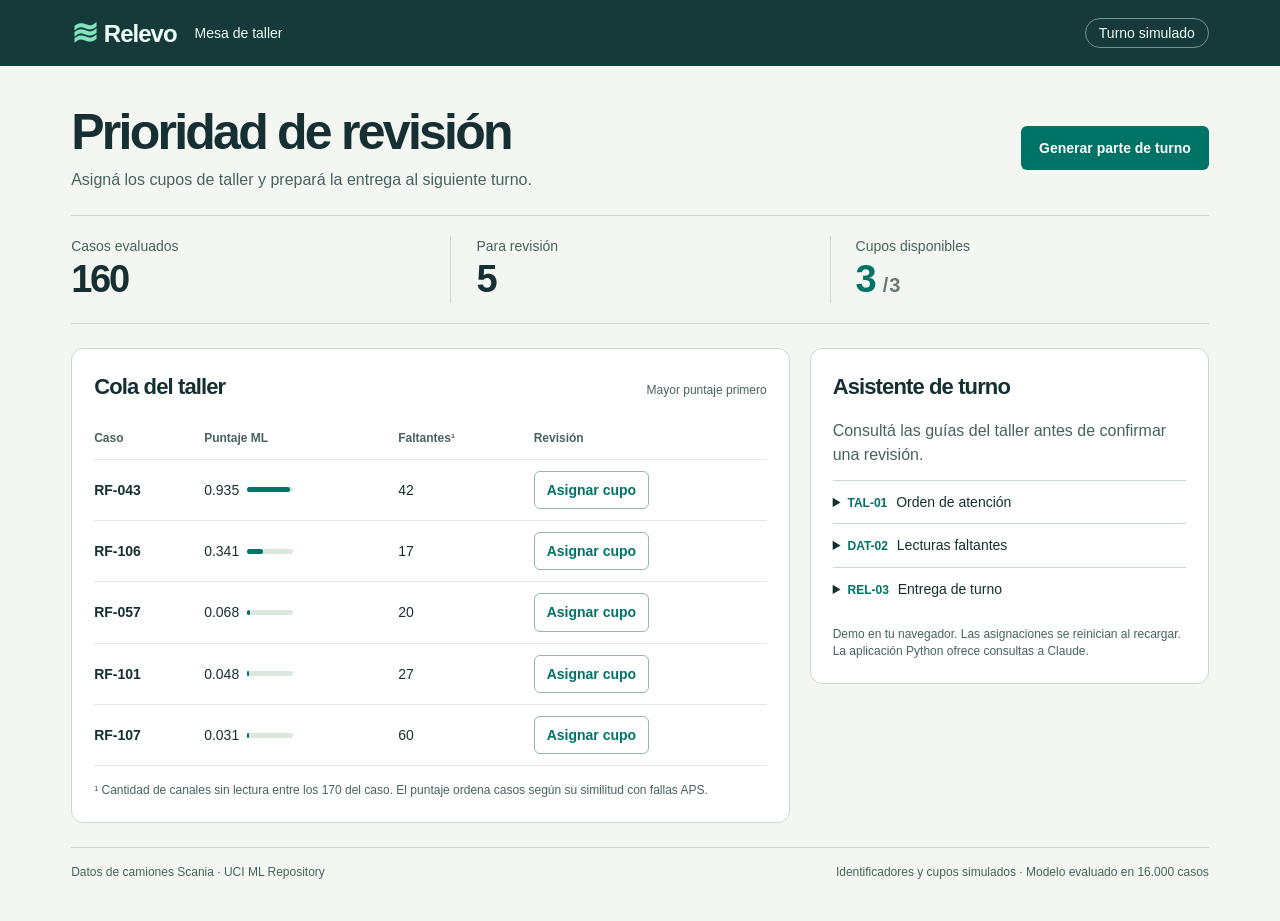
<file: docs/index.html>
<!DOCTYPE html>
<html lang="es-AR"><head><meta charset="utf-8"><meta name="viewport" content="width=device-width,initial-scale=1">
<title>Relevo · Mesa de taller</title><style>:root{color-scheme:light;--ink:#162f32;--quiet:#486261;--teal:#007367;--line:#cad9d3;--paper:#f3f6f1;--white:#fff}*{box-sizing:border-box}
body{margin:0;background:var(--paper);color:var(--ink);font:16px/1.45 "Inter","Segoe UI",sans-serif}
.wrap{max-width:1240px;margin:auto;padding:0 4vw}header{background:#153a39;color:#ecfff7}.bar,.intro,.head,footer{display:flex;align-items:center;justify-content:space-between;gap:18px}.bar{height:66px;justify-content:flex-start}.brand{font-size:24px;letter-spacing:-1px}.brand i{font-style:normal;color:#83e3be;font-size:33px;vertical-align:-2px}.bar>span{font-size:14px}.badge{margin-left:auto;border:1px solid #74958b;border-radius:20px;padding:4px 13px}
.intro{padding:40px 0 24px}h1{font-size:clamp(30px,4vw,50px);letter-spacing:-.055em;line-height:1.05;margin:0 0 9px}p{margin:0;color:var(--quiet)}button{font:inherit;font-size:14px;font-weight:600;cursor:pointer;color:var(--teal);background:white;border:1px solid #94b7a8;border-radius:6px;padding:8px 12px}button:hover{background:#e9f6ed}button:disabled{opacity:.55;cursor:default}.primary{background:var(--teal);color:white;border:none;padding:12px 18px}.primary:hover{background:#07594f}
.stats{display:grid;grid-template-columns:repeat(3,1fr);border-block:1px solid var(--line);padding:20px 0;margin:0 0 24px}.stats>div{padding-left:25px;border-left:1px solid var(--line)}.stats>div:first-child{padding:0;border:0}.stats span{display:block;color:var(--quiet);font-size:14px}.stats b{font-size:38px;letter-spacing:-.06em;line-height:1.25}.accent{color:var(--teal)}small{font-size:20px;color:#687973}
.columns{display:grid;grid-template-columns:1.8fr 1fr;gap:20px;align-items:start}.card{border:1px solid var(--line);border-radius:12px;background:var(--white);padding:22px}.head{align-items:baseline;margin-bottom:16px}.head span,.note{font-size:12px;color:var(--quiet)}h2{margin:0;font-size:22px;letter-spacing:-.04em}.scroll{overflow-x:auto}table{border-collapse:collapse;width:100%;font-size:14px;text-align:left}th{font-size:12px;font-weight:550;color:var(--quiet);white-space:nowrap}td,th{padding:11px 9px;border-bottom:1px solid #e3eae5}th:first-child,td:first-child{padding-left:0}td:first-child,.meter{font-variant-numeric:tabular-nums}.meter{display:flex;align-items:center;gap:8px}.meter i{width:46px;background:#dbe7dd;height:5px;border-radius:4px}.meter em{display:block;height:100%;background:var(--teal);border-radius:4px}.note{margin-top:16px}.assigned{color:var(--teal);font-weight:bold}.helper{margin-bottom:14px}aside details{border-top:1px solid var(--line);padding:11px 0}summary{cursor:pointer;font-size:14px}summary b{font-size:12px;color:var(--teal);margin-right:5px}details p{margin:8px 0 0;font-size:14px}.output{margin-top:20px}pre{white-space:pre-wrap;overflow-wrap:anywhere;font:inherit}textarea{display:block;width:100%;margin:7px 0;padding:8px;min-height:65px;font:inherit}.output a{color:var(--teal)}footer{font-size:12px;color:var(--quiet);border-top:1px solid var(--line);padding:16px 0;margin:24px 0}#status{margin-top:10px}
@media(max-width:820px){.columns{grid-template-columns:1fr}.intro,footer{align-items:flex-start;flex-direction:column}.stats>div{padding-left:12px}.card{padding:16px}.meter i{display:none}.head span{font-size:11px}.bar{gap:10px}}
</style></head>
<body><header><div class="wrap bar"><strong class="brand"><i aria-hidden="true">≋</i> Relevo</strong><span>Mesa de taller</span><span class="badge">Turno simulado</span></div></header>
<main class="wrap">
<section class="intro"><div><h1>Prioridad de revisión</h1><p>Asigná los cupos de taller y prepará la entrega al siguiente turno.</p></div>
<button id="report" class="primary">Generar parte de turno</button></section>
<section class="stats" aria-label="Indicadores del turno">
<div><span>Casos evaluados</span><b>160</b></div>
<div><span>Para revisión</span><b>5</b></div>
<div><span>Cupos disponibles</span><b class="accent">3 <small>/ 3</small></b></div>
</section>
<div class="columns"><section class="card"><div class="head"><h2>Cola del taller</h2><span>Mayor puntaje primero</span></div>
<div class="scroll"><table><thead><tr><th>Caso</th><th>Puntaje ML</th><th>Faltantes¹</th><th>Revisión</th></tr></thead><tbody>
<tr><td><b>RF-043</b></td><td><div class="meter"><span>0.935</span><i><em style="width:93.5%"></em></i></div></td><td>42</td><td>
<button class="assign" data-id="RF-043" >Asignar cupo</button>
</td></tr><tr><td><b>RF-106</b></td><td><div class="meter"><span>0.341</span><i><em style="width:34.1%"></em></i></div></td><td>17</td><td>
<button class="assign" data-id="RF-106" >Asignar cupo</button>
</td></tr><tr><td><b>RF-057</b></td><td><div class="meter"><span>0.068</span><i><em style="width:6.8%"></em></i></div></td><td>20</td><td>
<button class="assign" data-id="RF-057" >Asignar cupo</button>
</td></tr><tr><td><b>RF-101</b></td><td><div class="meter"><span>0.048</span><i><em style="width:4.8%"></em></i></div></td><td>27</td><td>
<button class="assign" data-id="RF-101" >Asignar cupo</button>
</td></tr><tr><td><b>RF-107</b></td><td><div class="meter"><span>0.031</span><i><em style="width:3.1%"></em></i></div></td><td>60</td><td>
<button class="assign" data-id="RF-107" >Asignar cupo</button>
</td></tr></tbody></table></div><p class="note">¹ Cantidad de canales sin lectura entre los 170 del caso. El puntaje ordena casos según su similitud con fallas APS.</p>
</section><aside class="card"><div class="head"><h2>Asistente de turno</h2></div>
<p class="helper">Consultá las guías del taller antes de confirmar una revisión.</p>
<details><summary><b>TAL-01</b> Orden de atención</summary><p>Ordenar los casos observados por puntaje descendente. Presentar para revisión los que superen el umbral del modelo. El supervisor decide cómo asignar los tres cupos del turno simulado.</p></details><details><summary><b>DAT-02</b> Lecturas faltantes</summary><p>Consultar el número de campos faltantes en la ficha. Los canales están anonimizados. Registrar la incertidumbre antes de interpretar el puntaje o solicitar más datos.</p></details><details><summary><b>REL-03</b> Entrega de turno</summary><p>Identificar los casos con revisión asignada y los pendientes. Documentar la guía aplicada y entregar el parte al siguiente supervisor. La orden solo registra una solicitud de revisión.</p></details>
<p class="note">Demo en tu navegador. Las asignaciones se reinician al recargar. La aplicación Python ofrece consultas a Claude.</p>
</aside></div>
<section id="result" class="card output" hidden aria-live="polite"><h2 id="result-title">Parte de turno</h2><pre id="answer"></pre><details id="trace" hidden><summary>Ver consultas y evidencia</summary><pre id="evidence"></pre></details><a id="download" href="/api/parte" download="parte-de-turno.txt">Descargar parte</a></section>
<p id="status" role="status"></p>
<footer>Datos de camiones Scania · UCI ML Repository <span>Identificadores y cupos simulados · Modelo evaluado en 16.000 casos</span></footer>
</main><script type="application/json" id="shift">{"total": 160, "free": 3, "capacity": 3, "assigned": [], "queue": [{"id": "RF-043", "score": 0.9346297, "flagged": true, "missing": 42}, {"id": "RF-106", "score": 0.3413374, "flagged": true, "missing": 17}, {"id": "RF-057", "score": 0.06818, "flagged": true, "missing": 20}, {"id": "RF-101", "score": 0.0484771, "flagged": true, "missing": 27}, {"id": "RF-107", "score": 0.0307778, "flagged": true, "missing": 60}]}</script><script>// Standalone demo: no services, credentials, or network calls.
const shift = JSON.parse(document.getElementById("shift").textContent);
const assignments = new Set();
const buttons = [...document.querySelectorAll(".assign")];
let downloadUrl;

function report() {
  const pending = shift.queue.map(row => row.id).filter(id => !assignments.has(id));
  const text = [
    "Parte de taller · turno simulado",
    `Casos evaluados: ${shift.total}. Señalados para revisión: ${shift.queue.length}.`,
    `Revisiones asignadas: ${[...assignments].join(", ") || "ninguna"}.`,
    `Pendientes por puntaje: ${pending.join(", ") || "ninguno"}.`,
    `Cupos disponibles: ${shift.capacity - assignments.size}. Referencias: TAL-01 y REL-03.`
  ].join("\n");
  document.getElementById("answer").textContent = text;
  document.getElementById("result").hidden = false;
  if (downloadUrl) URL.revokeObjectURL(downloadUrl);
  downloadUrl = URL.createObjectURL(new Blob([text], {type:"text/plain;charset=utf-8"}));
  document.getElementById("download").href = downloadUrl;
}

buttons.forEach(button => button.addEventListener("click", () => {
  if (assignments.size >= shift.capacity || assignments.has(button.dataset.id)) return;
  assignments.add(button.dataset.id);
  button.textContent = "Asignada";
  buttons.forEach(item => {item.disabled = assignments.has(item.dataset.id) || assignments.size >= shift.capacity;});
  document.querySelector(".accent").firstChild.textContent = String(shift.capacity - assignments.size) + " ";
  if (!document.getElementById("result").hidden) report();
}));
document.getElementById("report").addEventListener("click", () => {
  report();
  document.getElementById("result").scrollIntoView({block:"nearest"});
});

</script></body></html>
</file>
